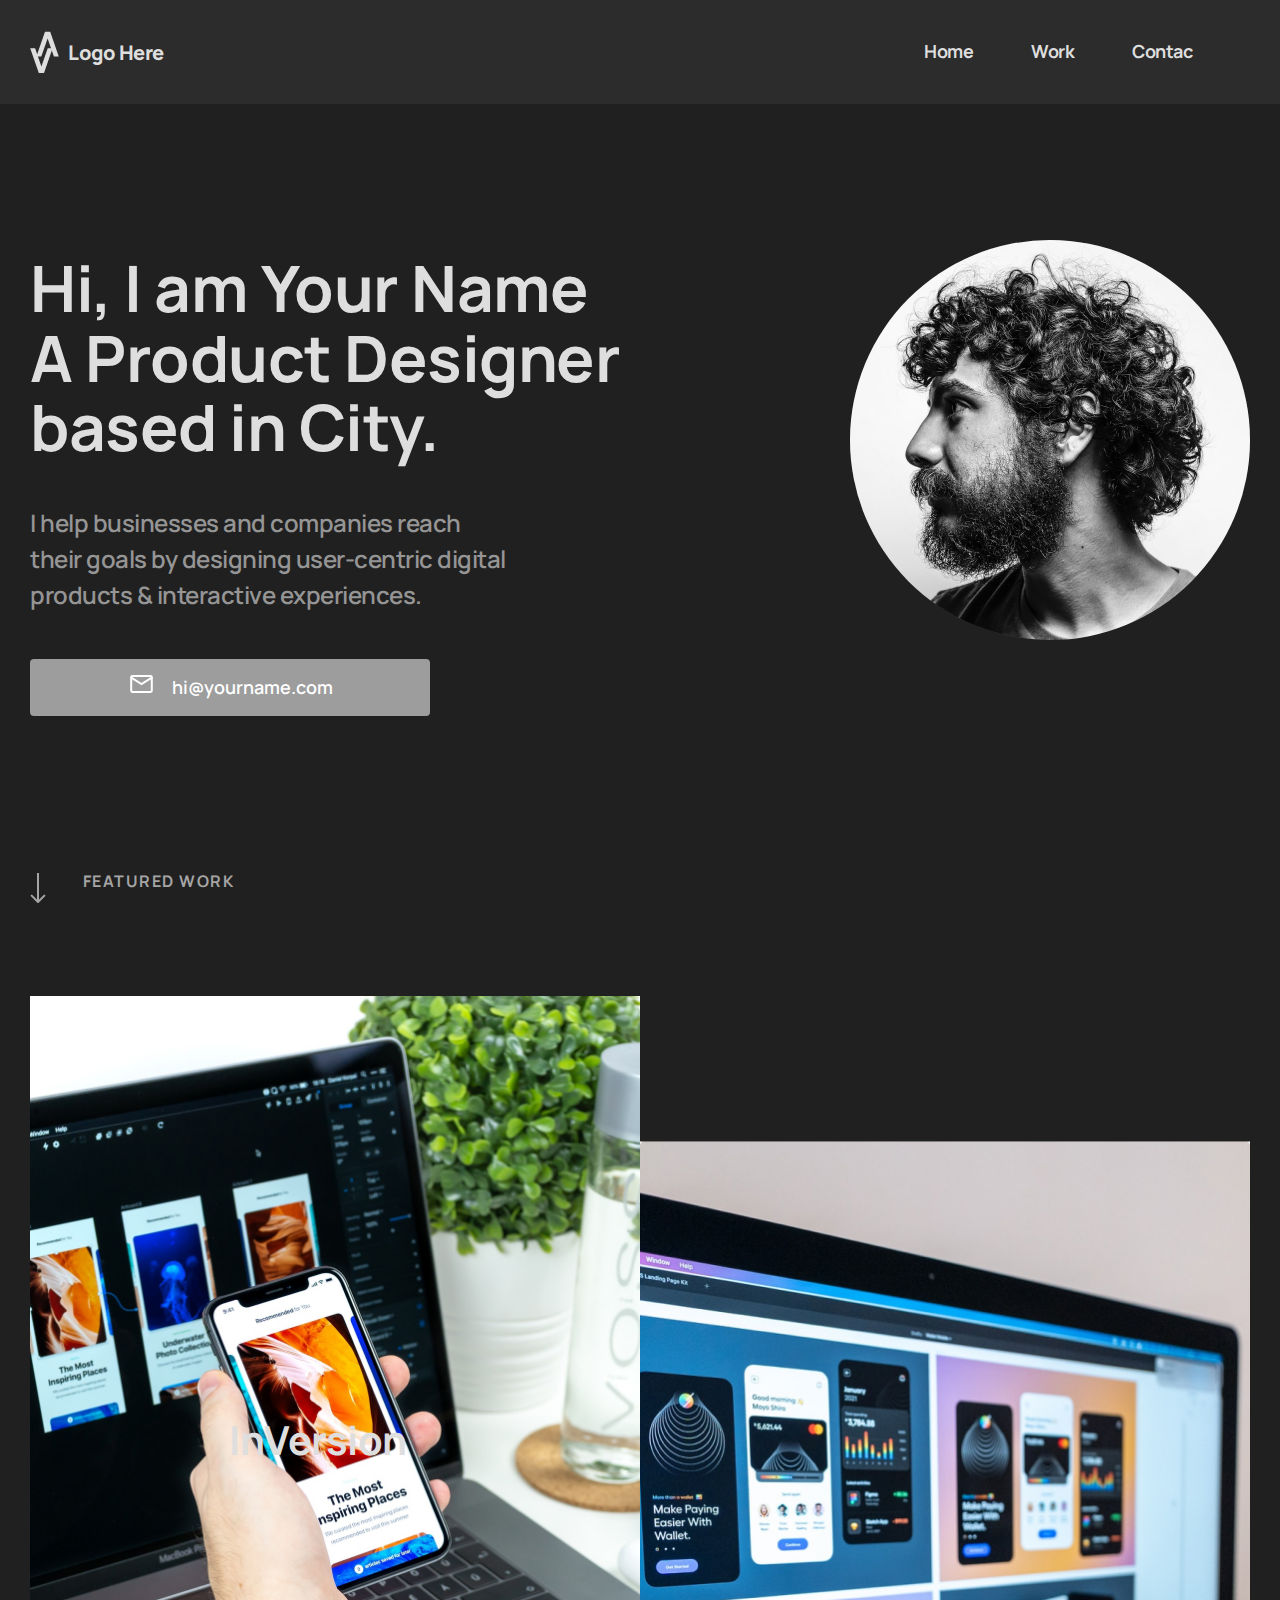
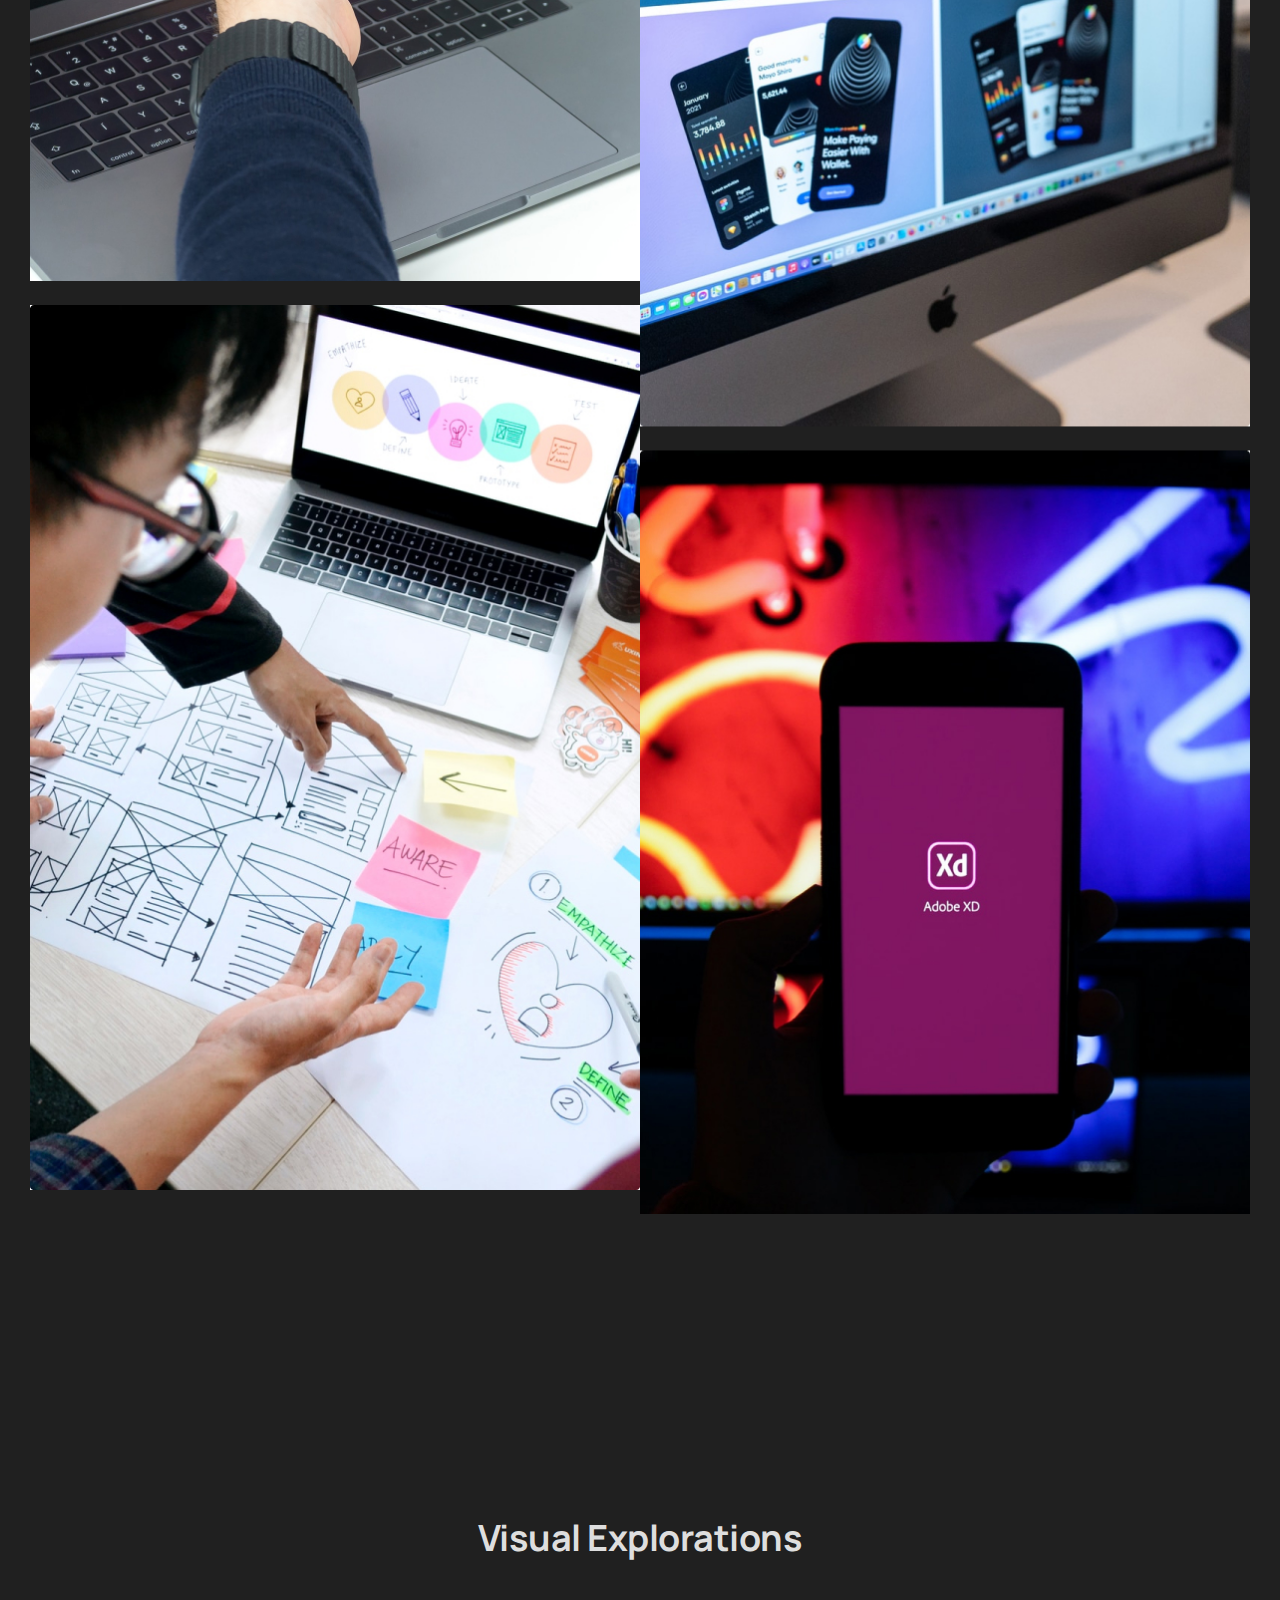
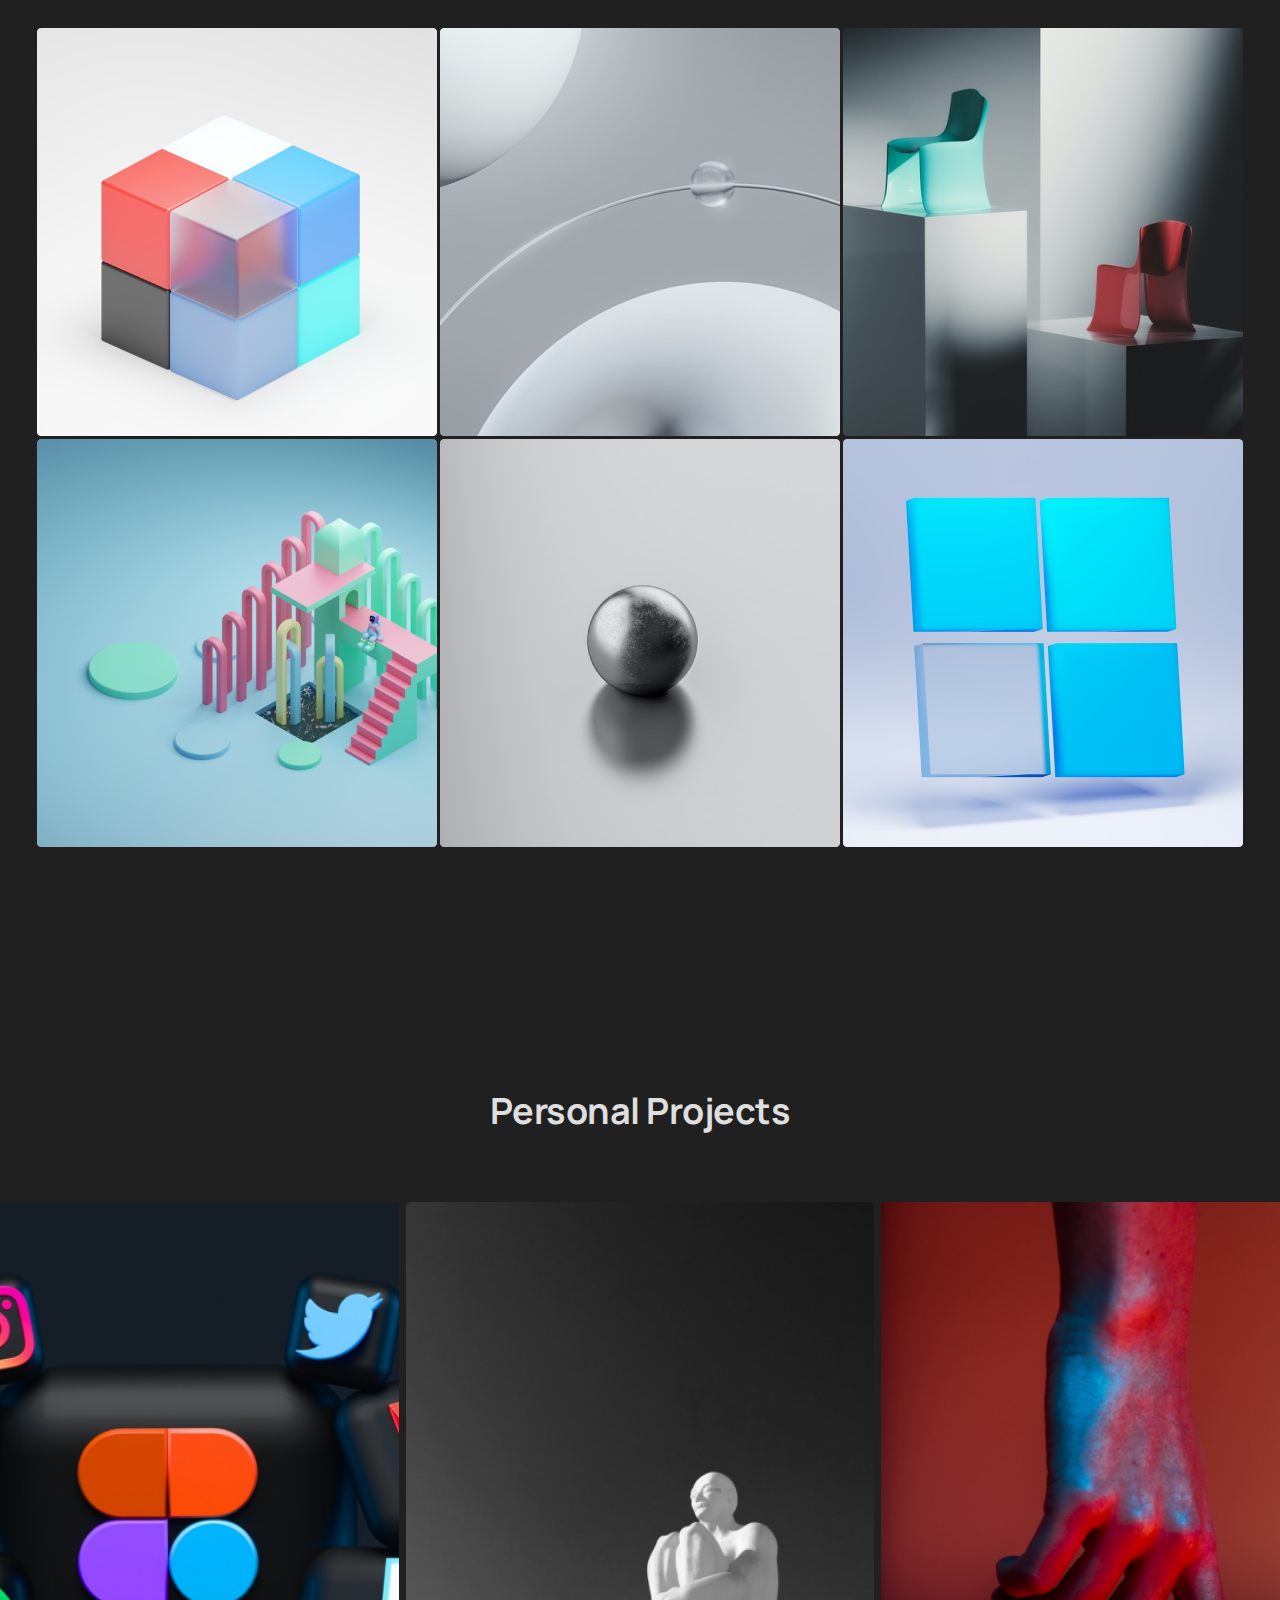
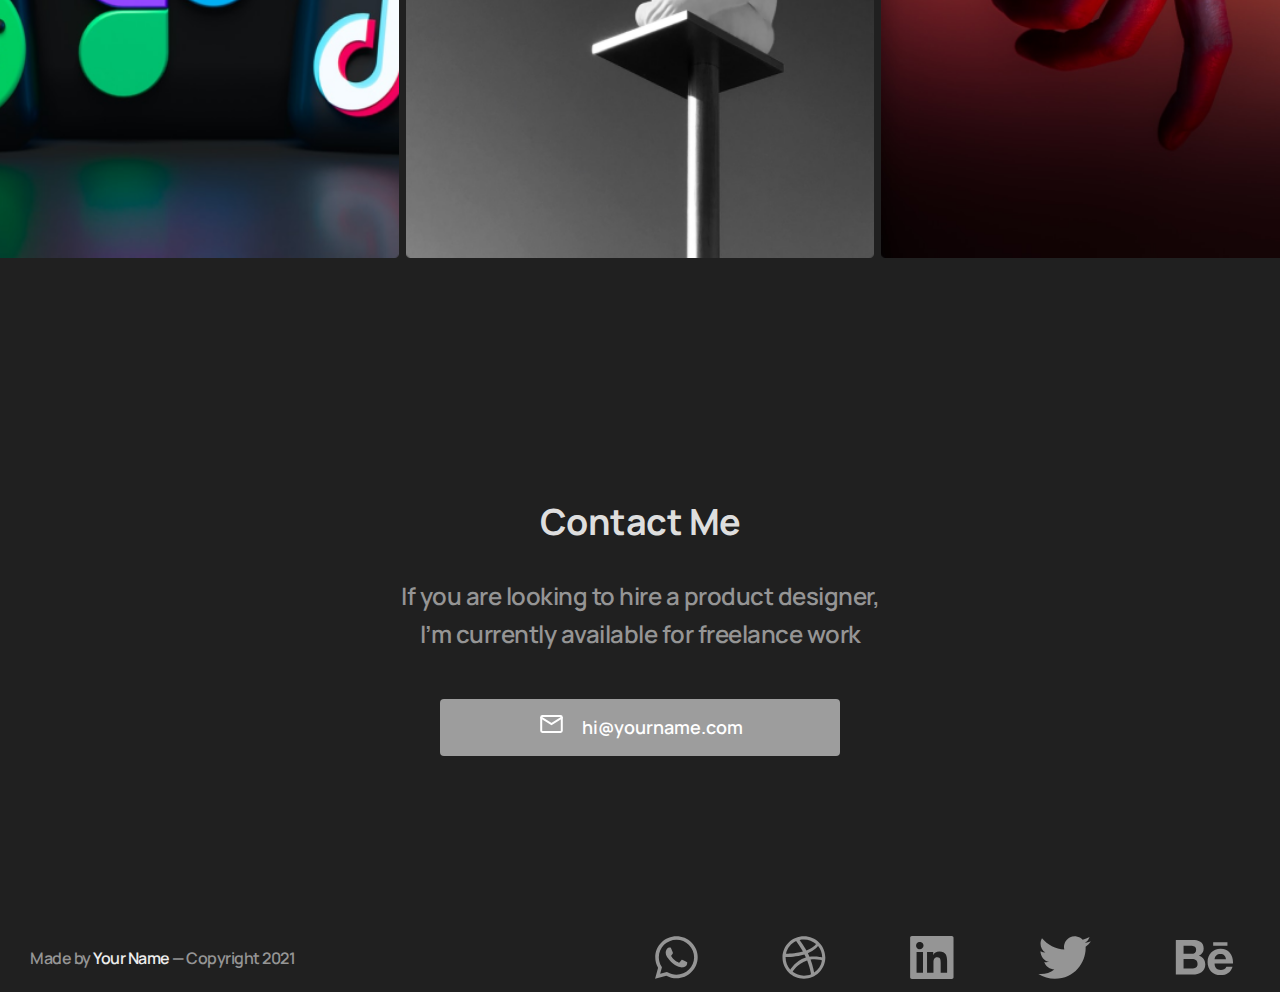
<file: index.html>
<!DOCTYPE>
<html lang="en">

<head>
	<meta charset="UTF-8">
	<meta name="viewport" content="width=device-width,initial-scale=1.0">
	<link
		href="https://fonts.googleapis.com/css2?family=Inter:wght@400;500;600;700&family=Manrope:wght@500;600;700;800&display=swap"
		rel="stylesheet">
	<link rel="stylesheet" href="css/style.css">
	<title>Portfolio</title>
</head>

<body>
	<header class="header">
		<div class="header__container ">
			<div class="header__logo">
				<img class="header__logo-icon" src="./img/logo/oficlogo.svg" alt="oficlogo.svg">
				<a href="#!" class="header__logo-text">Logo Here</a>
			</div>
			<div class="header__burger">
				<span>

				</span>
			</div>
			<nav class="header__menu menu">
				<ul class="menu__list">
					<li class="menu__item">
						<a href="iindex.html">Home</a>
					</li>
					<li class="menu__item">
						<a href="#!">Work</a>
					</li>
					<li class="menu__item">
						<a href="#!">Contac</a>
					</li>
				</ul>
			</nav>
		</div>
	</header>
	<main class="page">
		<section class="portfolio ">
			<div class="portfolio__container">
				<div class="portfolio__body">
					<div class="portfolio__icon"></div>
					<div class="portfolio__block block">
						<div class="block__title">
							<h1>Hi, I am Your Name <br>
								A Product Designer <br>
								based in City.</h1>
						</div>
						<div class="block__text">
							<p>I help businesses and companies reach <br>
								their goals by designing user-centric digital <br>
								products & interactive experiences.</p>
						</div>
						<div class="block__batton">
							<img class="block__batton-imge" src="./img/header/Group0000.svg" alt="Vector.svg">
							<a href="#!">hi@yourname.com</a>
						</div>
					</div>
				</div>
			</div>
		</section>
		<section class="featured">
			<div class="featured__container">
				<div class="featured-block__batton">
					<img class="featured-block__batton-image" src="./img/Arrow .svg" alt="arrow.png">
					<a href="#!">Featured Work</a>
				</div>
				<div class="featured-block__image">
					<div class="featured-block__image-left">
						<img src="./img/maine/version/unsplash01.jpg" alt="unsplash01.jpg">
						<img src="./img/maine/version/unsplash02.jpg" alt="unsplash02.jpg">
					</div>
					<div class="featured-block__image-right">
						<img src="./img/maine/version/unsplash03.jpg" alt="unsplash03.jpg">
						<img src="./img/maine/version/unsplash04.jpg" alt="unsplash04.jpg">
					</div>
				</div>
			</div>
		</section>
		<section class="explorations">
			<div class="explorations__container">
				<div class="explorations__title">
					<h2 class="title">Visual Explorations</h2>
				</div>
				<div class="explorations__image">
					<img src="./img/maine/Explorations/uns01.png" alt="uns01.png">
					<img src="./img/maine/Explorations/uns02.png" alt="uns02.png">
					<img src="./img/maine/Explorations/uns03.png" alt="uns03.png">
					<img src="./img/maine/Explorations/uns04.png" alt="uns04.png">
					<img src="./img/maine/Explorations/uns05.png" alt="uns05.png">
					<img src="./img/maine/Explorations/uns06.png" alt="uns06.png">
				</div>
			</div>
		</section>
		<section class="projects">
			<div class="projects__container">
				<div class="projects__title">
					<h2 class="title">Personal Projects</h2>

					<div class="projects__image">
						<img src="./img/maine/Projects/Rectangle01.png" alt="Rectangle01.png">
						<img src="./img/maine/Projects/Rectangle02.png" alt="Rectangle02.png">
						<img src="./img/maine/Projects/Rectangle03.png" alt="Rectangle03.png">
					</div>
				</div>
			</div>
		</section>
		<section class="contact ">
			<div class="contact__container">
				<div class="contact__title">
					<h2 class="title">Contact Me</h2>
				</div>
				<div class="contact__text">
					<p>If you are looking to hire a product designer,
						I’m currently available for freelance work</p>
				</div>
				<div class="contact-block__batton block__batton">
					<img class="block__batton-imge" src="./img/header/Group0000.svg" alt="Vector.svg">
					<a href="iindex.html">hi@yourname.com</a>
				</div>
			</div>
		</section>
	</main>
	<footer class="footer">
		<div class="footer__container">
			<div class="footer__content">
				<div class="footer__item">
					<p>Made by <span>Your Name</span> — Copyright 2021</p>
				</div>
				<div class="footer__icon">
					<img src="./img/footer/Icons.svg" alt="Icons.svg">
				</div>
			</div>
		</div>
	</footer>
	<script src="https://code.jquery.com/jquery-3.4.1.slim.min.js"></script>
	<script src="js/script.js"></script>
</body>

</html>
</file>
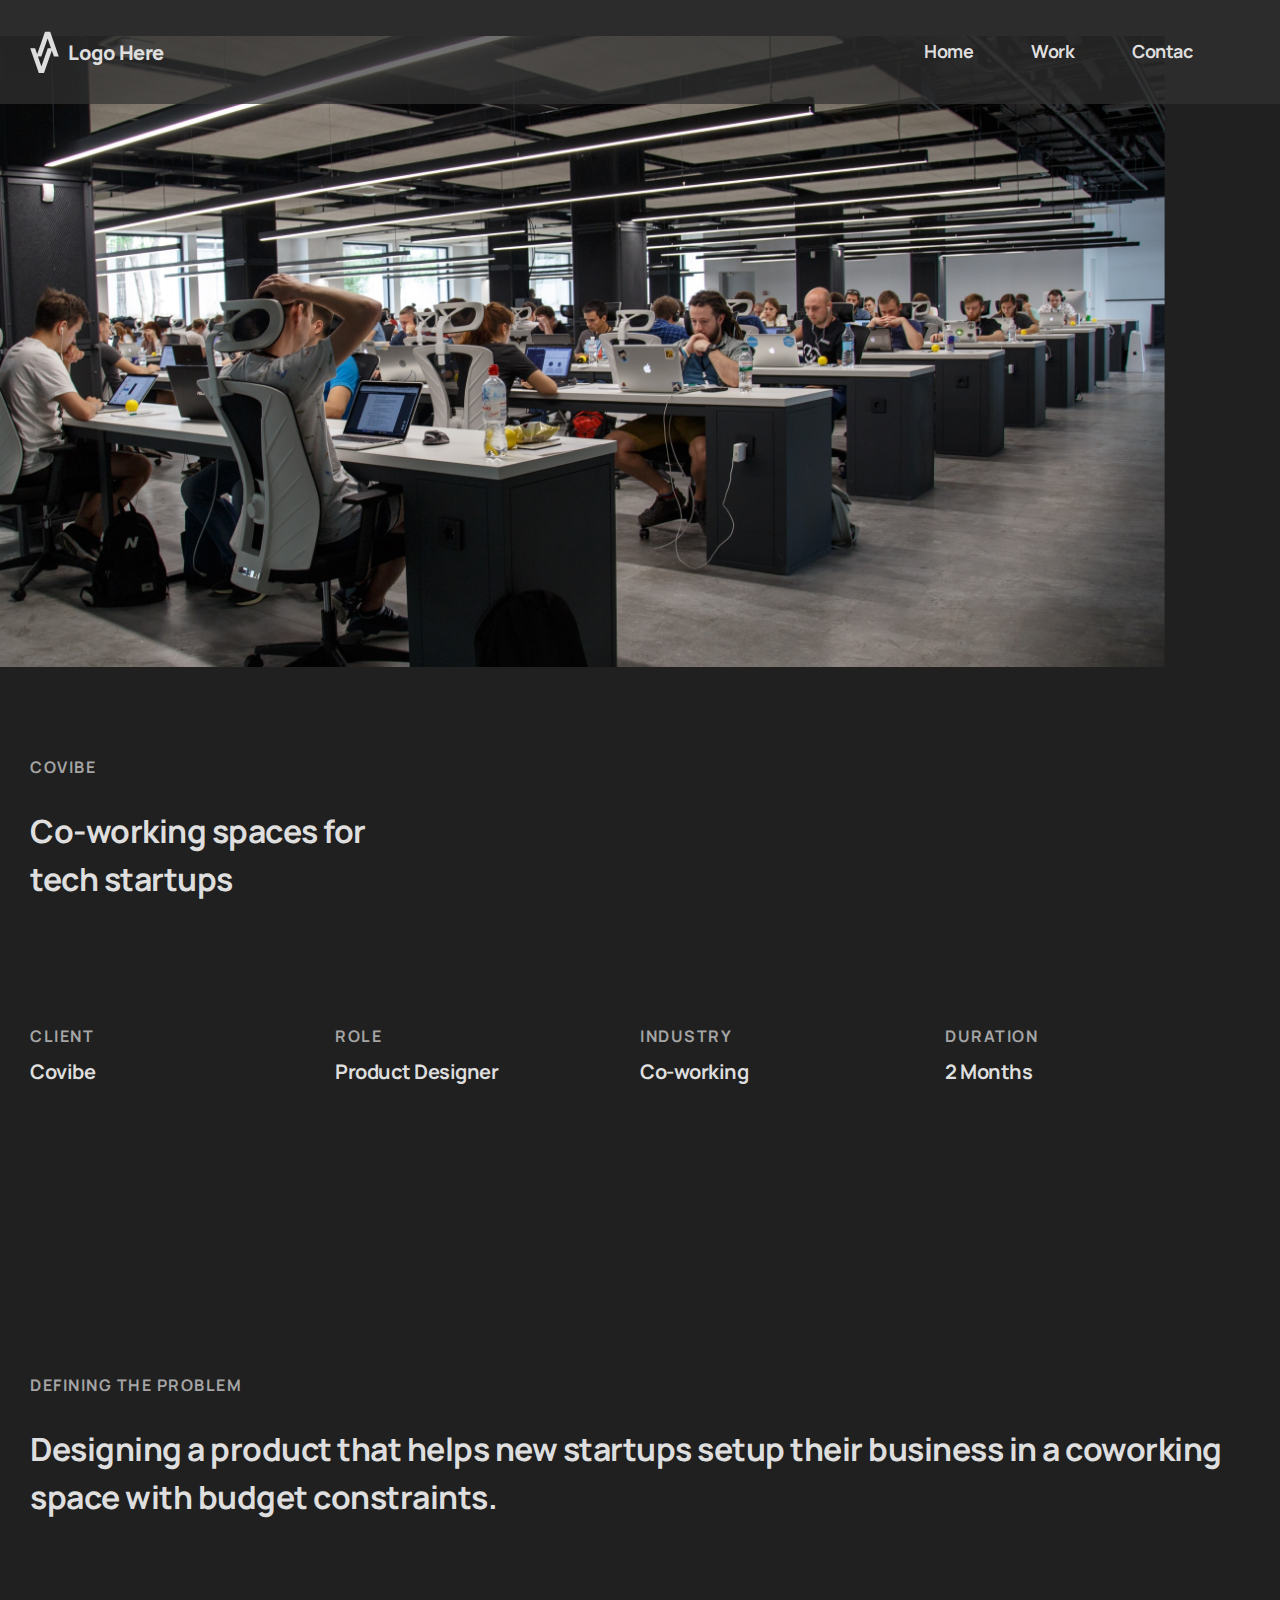
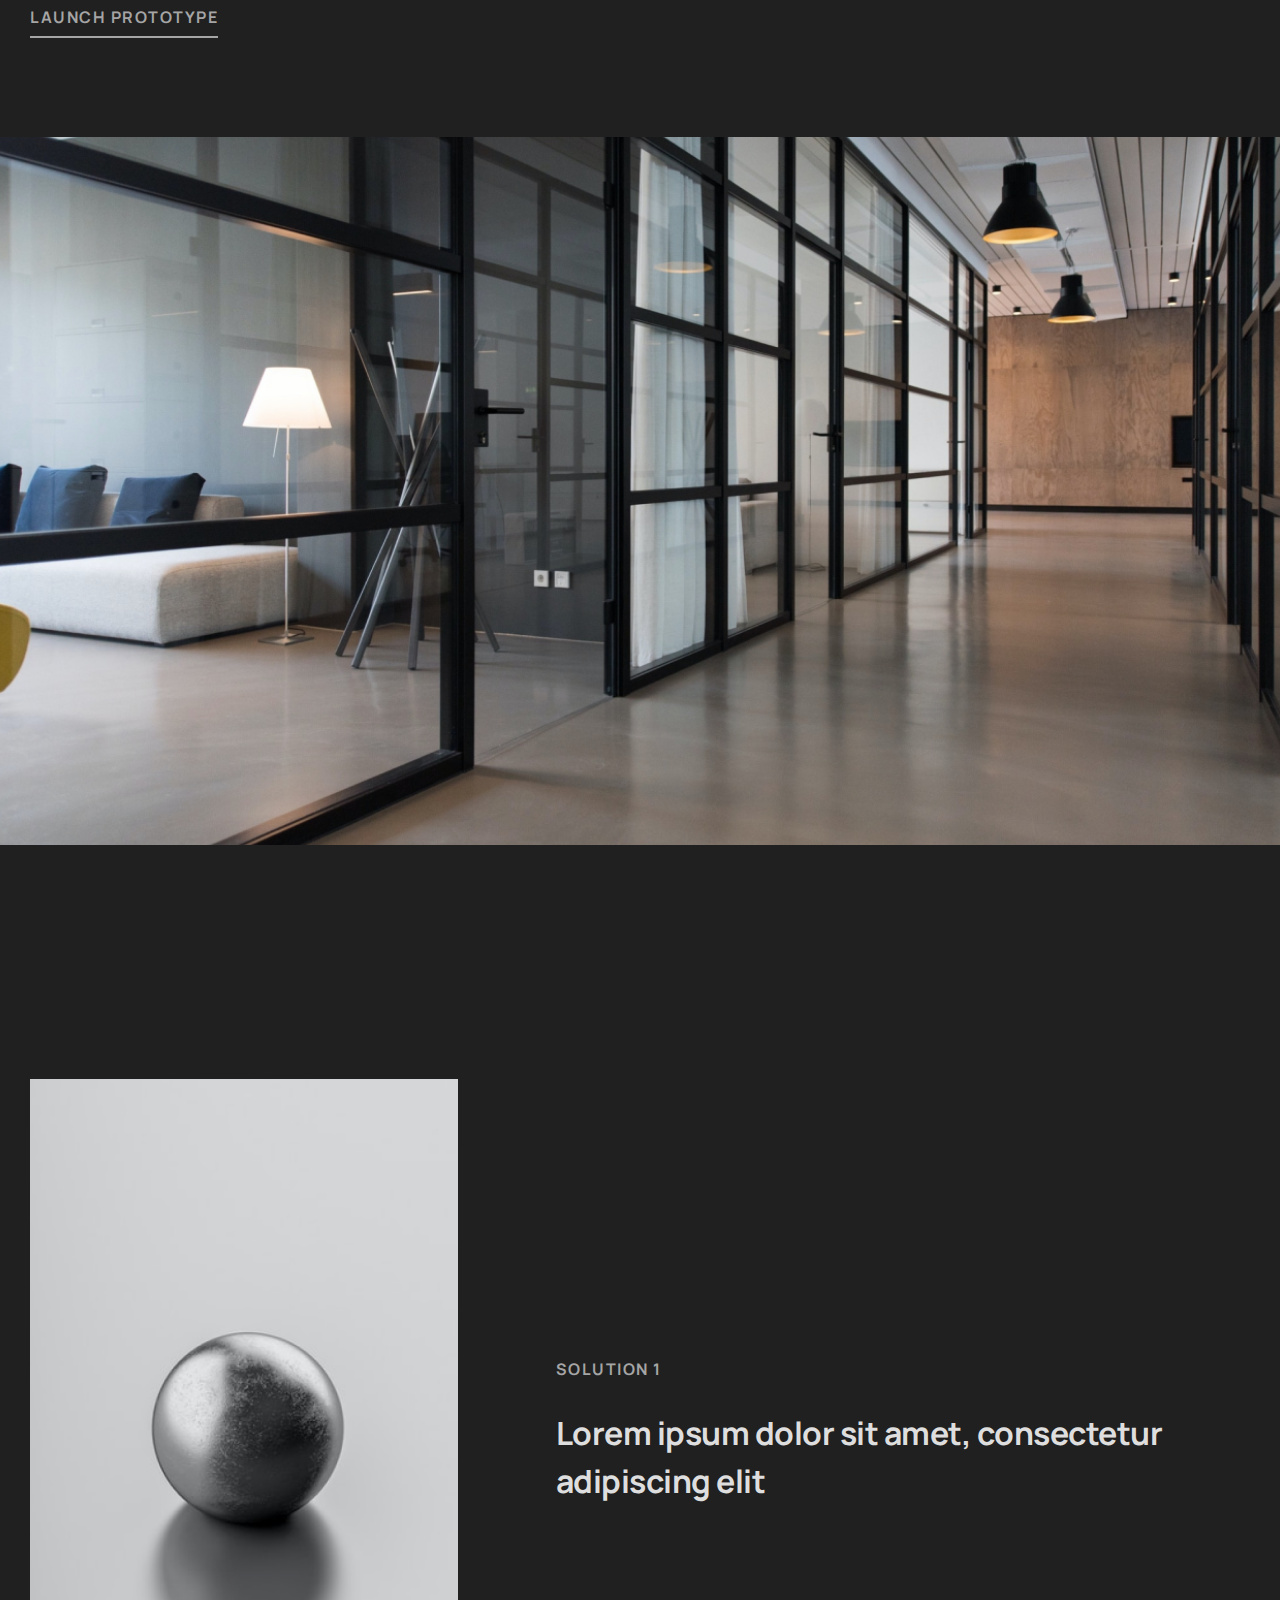
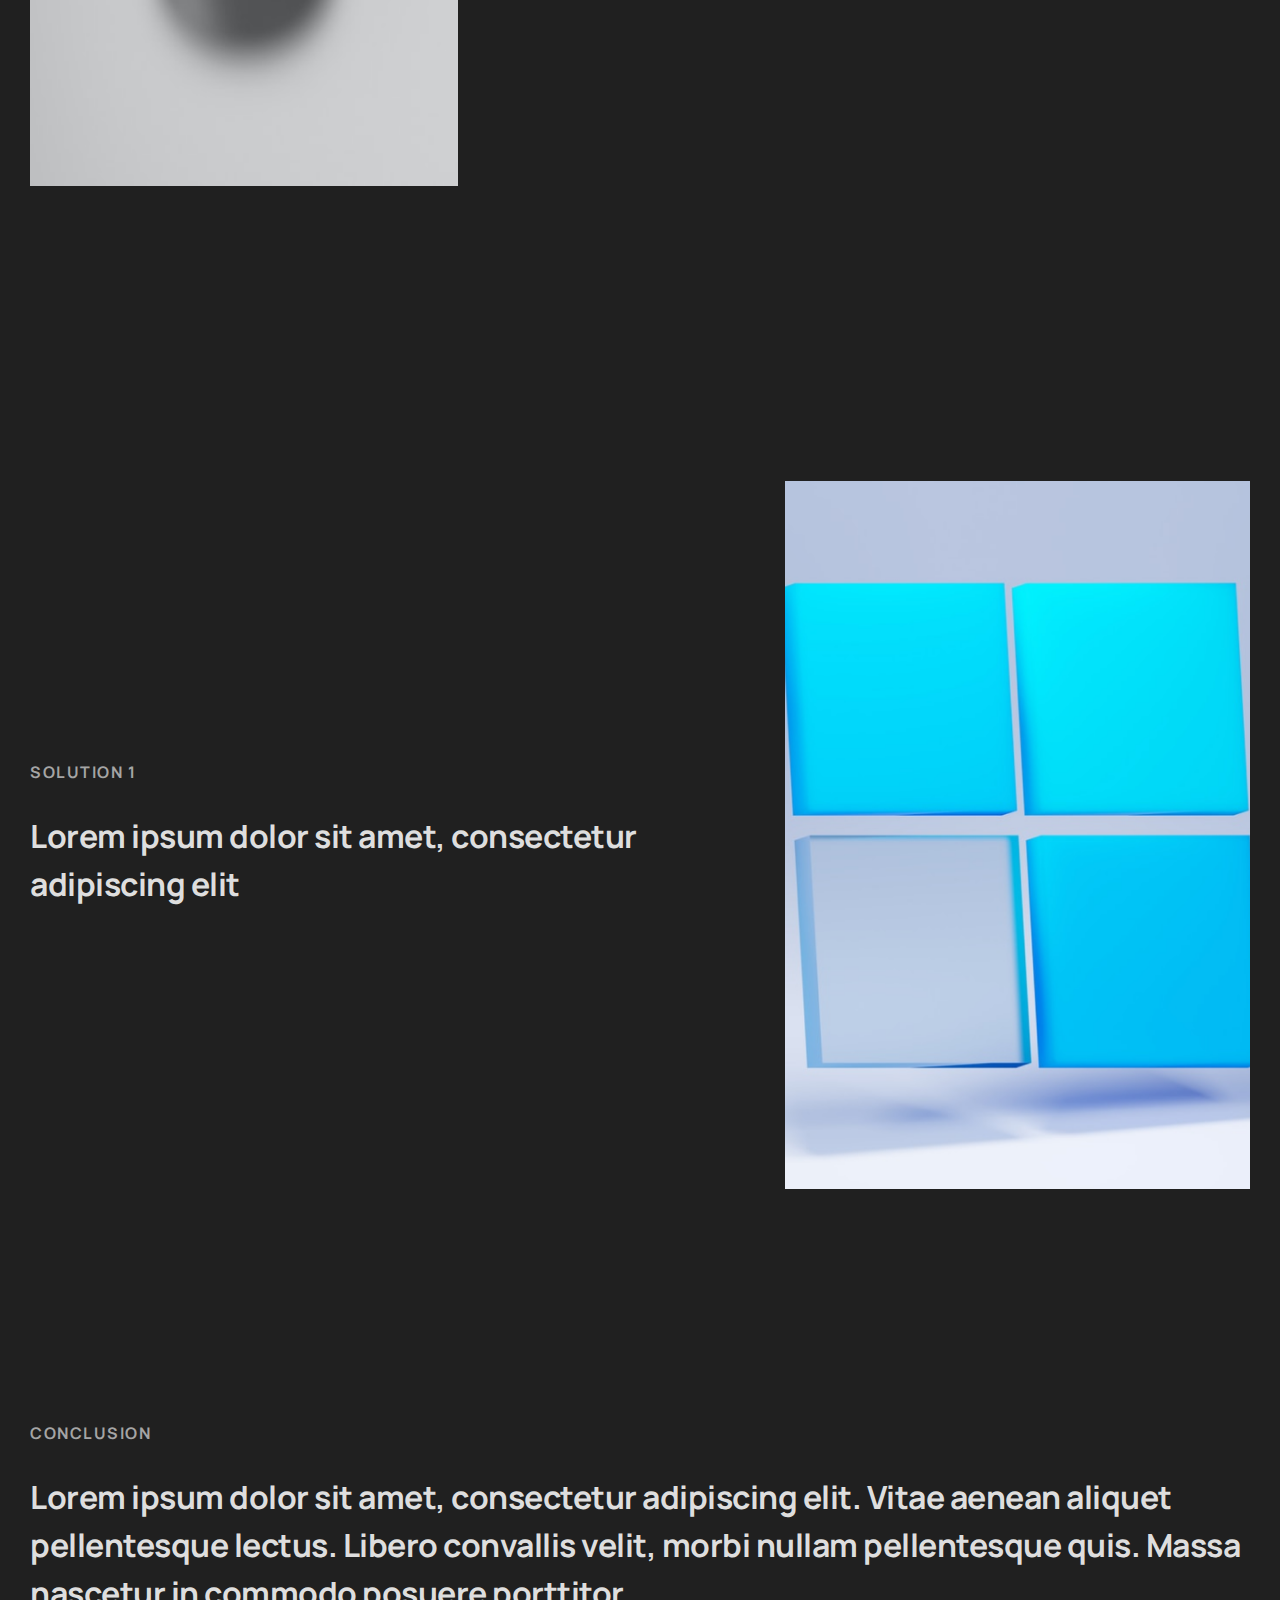
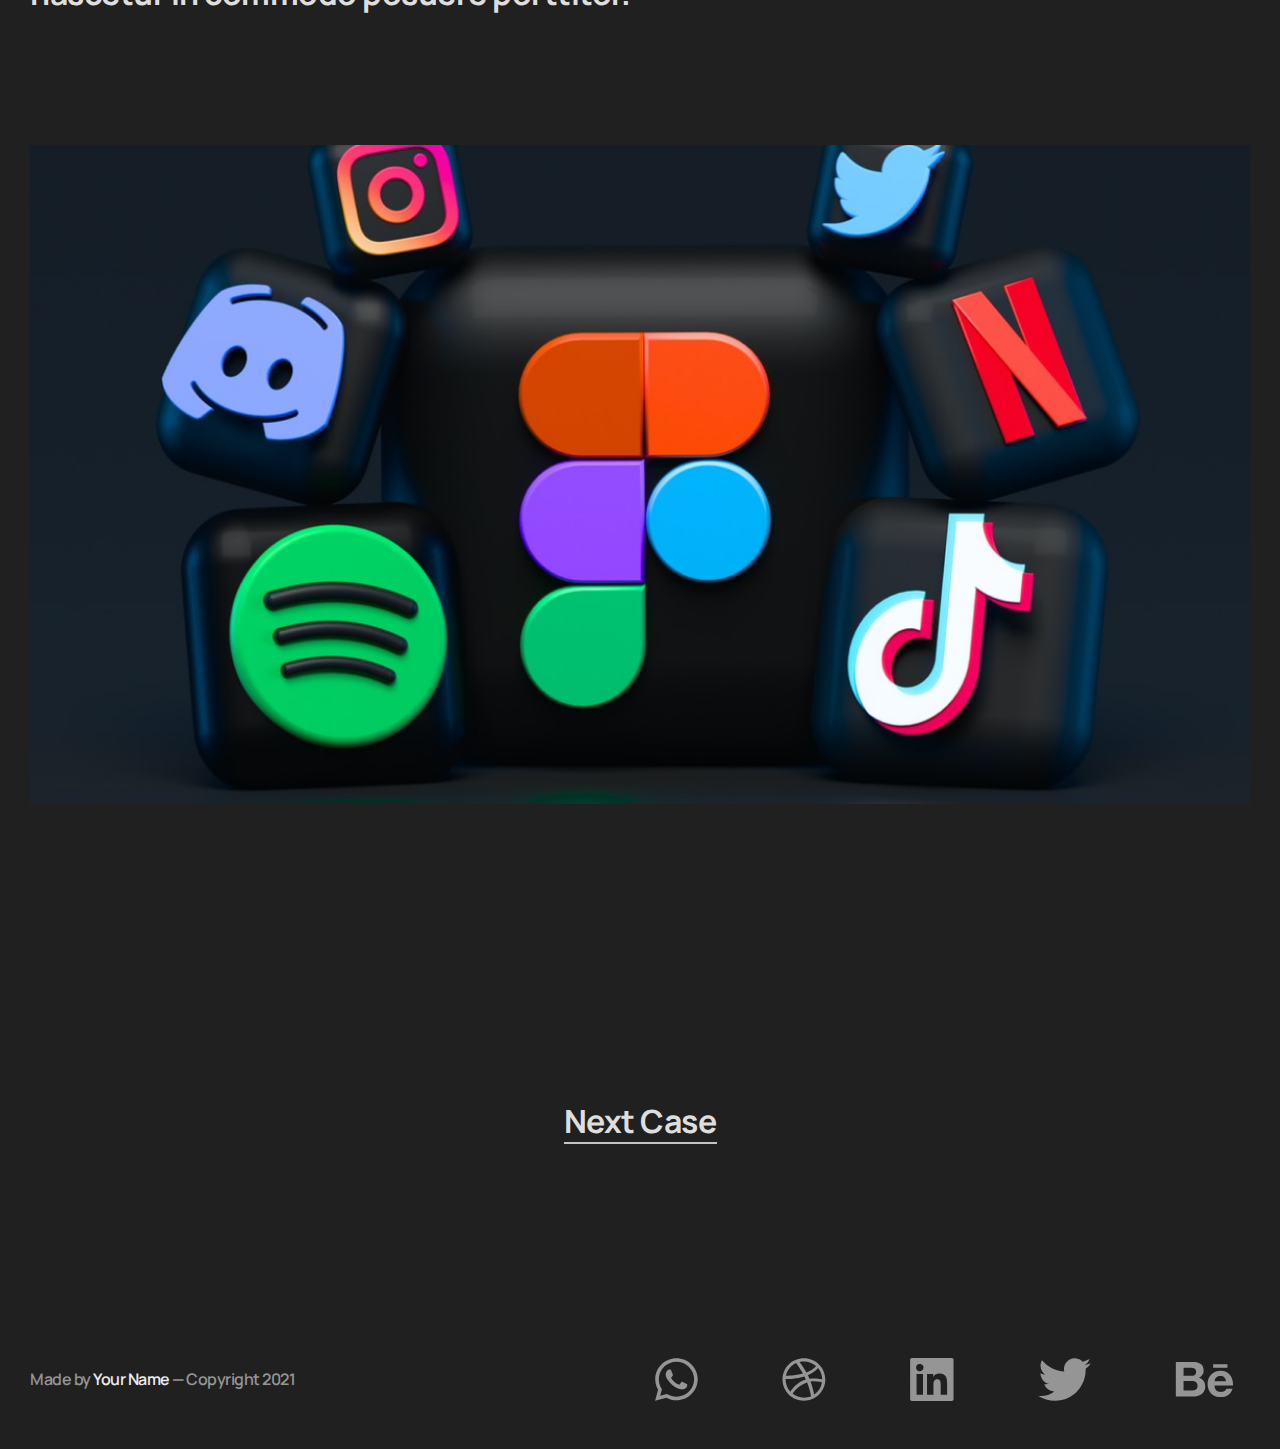
<file: iindex.html>
<!DOCTYPE>
<html lang="en">

<head>
	<meta charset="UTF-8">
	<meta name="viewport" content="width=device-width,initial-scale=1.0">
	<link
		href="https://fonts.googleapis.com/css2?family=Inter:wght@400;500;600;700&family=Manrope:wght@500;600;700;800&display=swap"
		rel="stylesheet">
	<link rel="stylesheet" href="css/sstyle.css">
	<title>Portfolio2</title>
</head>

<body>
	<div class="wrapper">
		<header class="header">
			<div class="header__container ">
				<div class="header__logo">
					<img class="header__logo-icon" src="./img/logo/oficlogo.svg" alt="oficlogo.svg">
					<a href="#!" class="header__logo-text">Logo Here</a>
				</div>
				<div class="header__burger">
					<span>

					</span>
				</div>
				<nav class="header__menu menu">
					<ul class="menu__list">
						<li class="menu__item">
							<a href="iindex.html">Home</a>
						</li>
						<li class="menu__item">
							<a href="#!">Work</a>
						</li>
						<li class="menu__item">
							<a href="#!">Contac</a>
						</li>
					</ul>
				</nav>
			</div>
		</header>
		<main class="page">
			<section class="startups">
				<div class="startups__container">
					<div class="startups__image">
						<img src="./img/desc-top2/logo/logo.png" alt="logo.png">
					</div>
					<div class="startups__content">
						<div class="startups__content-item">
							<h2>Covibe</h2>
							<h3>Co-working spaces for
								tech startups</h3>
						</div>
						<ul class="startups__column">
							<li>
								<h2>client</h2>
								<p>Covibe</p>
							</li>
							<li>
								<h2>role</h2>
								<p>Product Designer</p>
							</li>
							<li>
								<h2>industry</h2>
								<p>Co-working</p>
							</li>
							<li>
								<h2>duration</h2>
								<p>2 Months</p>
							</li>
						</ul>
					</div>
				</div>
			</section>
			<section class="defining">
				<div class="defining__container">
					<div class="defining__title">
						<h2>defining the problem</h2>
					</div>
					<div class="defining__text">
						<h3>Designing a product that helps new startups setup their business in a coworking space with budget
							constraints.</h3>
					</div>
				</div>
			</section>
			<section class="launch">
				<div class="launch__container">
					<div class="launch__title">
						<h2>launch prototype</h2>
					</div>

					<div class="launch__image">
						<img src="./img/desc-top2/maine/zal.png" alt="/img/desc-top2/maine/zal.png">
					</div>
				</div>
			</section>
			<section class="solution ">
				<div class="solution__container">
					<div class="solution-top">
						<div class="solution-top__image">
							<img src="./img/desc-top2/maine/left01.png" alt="maine/left01.png">
						</div>
						<div class="solution-top__item">
							<h2>solution 1</h2>
							<h3>Lorem ipsum dolor sit amet, consectetur adipiscing elit</h3>
						</div>
					</div>
					<div class="solution-bottom">
						<div class="solution-bottom__item">
							<h2>solution 1</h2>
							<h3>Lorem ipsum dolor sit amet, consectetur adipiscing elit</h3>
						</div>
						<div class="solution-bottom__image">
							<img src="./img/desc-top2/maine/right01.png" alt="/right01.png">
						</div>
					</div>
				</div>
			</section>
			<section class="conclusion">
				<div class="conclusion__container">
					<div class="conclusion__item">
						<h2>Conclusion</h2>
						<h3>Lorem ipsum dolor sit amet, consectetur adipiscing elit. Vitae aenean aliquet pellentesque lectus.
							Libero convallis velit, morbi nullam pellentesque quis. Massa nascetur in commodo posuere
							porttitor.</h3>
					</div>
					<div class="conclusion__image">
						<img src="./img/desc-top2/footer/Rectangle.png" alt="./img/desc-top2/footer/Rectangle.png">
					</div>
					<div class="conclusion__items">
						<a href="index.html">
							<h3 class="conclusion-next__title">Next Case</h3>
						</a>
					</div>
				</div>
			</section>
		</main>
		<footer class="footer">
			<div class="footer__container">
				<div class="footer__content">
					<div class="footer__item">
						<p>Made by <span>Your Name</span> — Copyright 2021</p>
					</div>
					<div class="footer__icon">
						<img src="./img/footer/Icons.svg" alt="Icons.svg">
					</div>
				</div>
			</div>
		</footer>
		<script src="https://code.jquery.com/jquery-3.4.1.slim.min.js"></script>
		<script src="js/script.js"></script>
	</div>
</body>

</html>
</file>
<file: css/style.css>
*Обнуление*/ * {
   padding: 0;
   margin: 0;
   border: 0;
}
@font-face {
	font-family: "THICCCBOI";
	font-style: normal;
	font-weight: 700;
	
	/* Браузер сначала попробует найти шрифт локально */
	
	src: local("THICCCBOI-Bold"),
	
		  /* Если не получилось, загрузит woff2 */
		  
		  url("../fonts/fonts/Webfont/THICCCBOI-Bold.woff2") format("woff2"),
		  
		  /* Если браузер не поддерживает woff2, загрузит woff */
		  
		  url("../fonts/fonts/TTF/THICCCBOI-Bold.ttf") format("ttf");
 }
 
*,
*:before,
*:after {
   -moz-box-sizing: border-box;
   -webkit-box-sizing: border-box;
   box-sizing: border-box;
}

:focus,
:active {
   outline: none;
}

a:focus,
a:active {
   outline: none;
}

nav,
footer,
header,
aside {
   display: block;
}

html,
body {
   height: 100%;
   width: 100%;
   font-size: 100%;
   line-height: 1;
	margin: 0;
   font-size: 14px;
	font-family: 'Manrope', sans-serif;
   -ms-text-size-adjust: 100%;
   -moz-text-size-adjust: 100%;
   -webkit-text-size-adjust: 100%;
	background-color:#202020;
}
 /*******font-family: 'Inter', sans-serif;*******/
/*******font-family: 'THICCCBOI', sans-serif;****/

input,
button,
textarea {
   font-family: inherit;
}

input::-ms-clear {
   display: none;
}

button {
   cursor: pointer;
}

button::-moz-focus-inner {
   padding: 0;
   border: 0;
}

a,
a:visited {
   text-decoration: none;
}

a:hover {
   text-decoration: none;
}

ul li {
   list-style: none;
}

img {
   vertical-align: top;
}

h1,
h2,
h3,
h4,
h5,
h6 {
   font-size: inherit;
   font-weight: inherit;
}

[class*="__container"] {
   max-width: 1250px;      
   margin: 0 auto;
	padding: 0px 15px;
}

.page {
	
	flex: 1 1 auto;
}
.title {
	font-weight: 700;
	font-size: 36px;
	line-height: 136%;
	letter-spacing: -0.5px;
	color: #DEDEDE;
}
.none{
	display: none;
}
/**********************header*******************************/
.header {
	background-color: rgba(50, 50, 50, 0.7);
	position: absolute;
   width: 100%;
   left: 0;
   top: 0;
   z-index: 50;
	overflow: hidden;

	
}

.header__container {
	display: flex;
   min-height: 104px;
   align-items: center;
	justify-content: space-between;
}
.header__logo {
	display: flex;
	align-items: center;
}
.header__logo-icon{
	font-family: 'THICCCBOI', sans-serif;
	font-size: 35.3846px;
	line-height: 41px;
	letter-spacing: 70%;
	color: #DEDEDE;
}
.header__logo-text{
	font-weight: 800;
	font-size: 20px;
	line-height: 135%;
	letter-spacing: -0.5px;
	color: #DEDEDE;

	padding: 0 9px;
}
.header__burger{
	display: none;

}

.menu__list {
	display: flex;
	flex-wrap: wrap;
	
}
.menu__item {
	position: relative;
	margin: 0px 58px 0px 0px;
}
.menu__item a {
	font-weight: 700;
	font-size: 18px;
	line-height: 139%;
	letter-spacing: -0.5px;
	color: #DEDEDE;
}
.menu__item:after{
   content:"";
   display: block;
   width: 100%;
   height: 3px;
   display: none;
   background-color: #fff;
   position: absolute;
   top: 100%;
   left: 0;
   z-index: 1;
}
.menu__item:hover:after{
   display: block;
}




@media (max-width: 767.98px){

body.lock{
	overflow: hidden;
	
}
.menu__list {
	display: block;
	max-width: 40%;
}
.header__logo {
	flex: 0 0 140px;
}
.header__burger{
	display: block;
	position: relative;
	width: 30px;
	height: 20px;
	right: 0px;
	z-index: 3;
	margin: 0 15px;
}
.header__burger span{
	background-color: #fff;
	position: absolute;
	width: 30px;
	height: 2px;
	left: 0;
	top: 9px;
	transition: all 0.3s ease 0s;
}
.header__burger span.active{
	display: none;
}
.header__menu{
	position: fixed;
	top: -100%;
	left: 0;
	overflow: auto;
	width: 100%;
	height: 100%;
	background-color: rgba(50, 50, 50, 0.9);
	padding: 70px 10px 20px 10px;
	transition: all 0.3s ease 0s;
	
}
.header__menu.active{
	top: 0px;
}
.header__list{
	display: block;
}
.header__list li{
	margin: 0px 0px 20px 0px;
}
.menu__item {

	margin: 20px 58px 0px 0px;
}







	
	.header__container {
		display: flex;
		min-height: 104px;
		align-items: center;
		justify-content: space-between;
	}
	
	
	.header__burger span{
		background-color: #fff;
		position: absolute;
		width: 100%;
		height: 2px;
		left: 0;
		top: 9px;
		transition: all 0.3s ease 0s;
	}
	.header__burger:before,
	.header__burger:after{
		content: "";
		background-color: #fff;
		position: absolute;
		width: 100%;
		height: 2px;
		left: 0;
		transition: all 0.3s ease 0s;

	}
	.header__burger:before{
		top: 0;
	}
	.header__burger:after{
		bottom: 0;
	}
	.header__burger.active::before{
		transform: rotate(45deg);
		top: 9px;
	}
	.header__burger.active::after{
		transform: rotate(-45deg);
		bottom: 9px;
	}
	
	.header__logo-text{
		font-size: 17px;
	}
}
@media (max-width: 650.98px){
	
	.header__logo-text{
		font-size: 13px;
	}
}
@media (max-width: 510.98px){
	
}
/***************************************************portfolio*********/
.portfolio {
	margin-top: 240px;
}
.portfolio__body {
	display: flex;
	justify-content: space-between;
	flex-direction: row-reverse;
}
.portfolio__icon {
	padding-right: 122px;
	background-image: url(../img/logo/unsplas.svg);
	width: 400px;
	height: 400px;
}
.portfolio__block {
	text-align: left;
}
.block__title {
	font-weight: 700;
	font-size: 64px;
	line-height: 109%;
	letter-spacing: -0.5px;
	color: #DEDEDE;
	margin-top: -30px;
}
.block__text {
	font-weight: 600;
	font-size: 24px;
	line-height: 150%;
	letter-spacing: -0.5px;
	color: #959595;

	margin-top: 24px;
}
.block__batton {
	margin-top: 64px;
	background-color: #9D9D9D;
	border-radius: 4px;
	max-width: 400px;
	text-align: center;
	padding: 16px 48px 16px 40px;
}
.block__batton-imge{
	padding-left: 10px;
}
.block__batton a {
	padding-left: 16px;
	font-weight: 600;
	font-size: 18px;
	line-height: 138%;
	color: #FFFFFF;
}
@media (max-width: 1200px){
	.portfolio__icon {
		padding-right: 0px;
	}

}
@media (max-width: 991.98px){
	.portfolio {
		margin-top: 170px;
	}
	.block__title {
		font-size: 34px;
	}
	.block__text {
		font-size: 14px;
		margin-top: 14px;
	}
	.block__batton {
		max-width: 320px;
		padding: 14px 28px 14px 0px;
	}
	.block__batton a {
		padding-left: 6px;
		font-size: 10px;
	}
}
@media (max-width: 767.98px){
	
	.portfolio__icon {
		background-image: url(../img/mobile/port/Ellipse01.svg);
		width: 240px;
		height: 240px;
	}
	.portfolio__icon:active {
		background-image: url(../img/mobile/port/Ellipse02.svg);
		width: 240px;
		height: 240px;
	}
}
@media (max-width: 600.98px){
	.portfolio {
		margin-top: 155px;
	}
	.portfolio__body {
		display: flex;
		flex-direction: column;
		align-items: center;
	}
	.block__title {
		margin-top: 64px;
		font-size: 36px;

	}
}

/***********************************************featured****************/
.featured {
	margin-top: 157px;
	overflow: hidden;
}

.featured-block__batton {
	font-weight: 700;
	font-size: 16px;
	line-height: 100%;
	letter-spacing: 1.5px;
	text-transform: uppercase;
	opacity: 0.7;
	max-width: 205px;
}
.featured-block__batton a {
	color: #DEDEDE;
	text-align: center;
	padding-left: 32px;
}
.featured-block__batton-image {
	margin: -3px 0px;
}
.featured-block__image {
	display: flex;
	margin-top: 96px;
	max-width: 100%;
}
.featured-block__image-left {
	transform: translateY(-0%);
	position: relative;
}
.featured-block__image-left::after{
	position: absolute;
	content: "InVersion";
	width: 100%;
	height: 100%;
	top: 417px;
	left: 199px;

	font-weight: 700;
	font-size: 40px;
	line-height: 137%;
	letter-spacing: -0.5px;
	color: #DEDEDE;
}
.featured-block__image-left img {
	padding-bottom: 24px;
	object-fit: cover;
	width: 100%;
}
.featured-block__image-right {
	transform: translateY(8%);
}
.featured-block__image-right img {
	padding-bottom: 24px;
	object-fit: cover;
	width: 100%;
}

@media (max-width: 1092px){}
@media (max-width: 991.98px){
	.featured {
		margin-top:80px;
	}
	.featured-block__image-left::after{
		top: 243px;
		left: 123px;
		font-size: 26px;
	}
}
@media (max-width: 767.98px){}
@media (max-width: 600.98px){
	.featured-block__image {
		display: flex;
		flex-direction: column;
		margin-top: 45px;
	
	}
	.featured-block__image-right {
		transform: translateY(0%);
	}
	.featured-block__image-left::after{
		top: 379px;
		left: 213px;
		font-size: 33px;
	}
	
}
@media (max-width: 510.98px){
	.featured-block__image-left::after{
		top: 197px;
		left: 91px;
		font-size: 23px;
	}
}
/******************************************Explorations***************************/
.explorations {
	margin-top: 300px;
	
}
.explorations__title {
	text-align: center;
}

.explorations__image {
	margin-top: 65px;
	display: flex;
	flex-wrap: wrap;
	justify-content: center;
	row-gap: 24px;
	gap: 3px;
}
.explorations__image img {
	flex: 0 1 20%;
	width: 100%;
}

@media (max-width: 1092px){}
@media (max-width: 991.98px){
	.explorations {
		margin-top: 150px;
		
	}
}
@media (max-width: 767.98px){
	.explorations {
		margin-top: 75px;
	}
	.title {
		font-size: 22px;
	}
}
@media (max-width: 600.98px){}
@media (max-width: 510.98px){
	.explorations {
		margin-top: 24px;
	}
	.title {
		
		font-size: 20px;
	}
}

/********************************************Projects***********************/
.projects {
	margin-top: 240px;
	
}
.projects__title {
	text-align: center;
}
.projects__image {
	margin-top: 66px;
	max-width: 120%;
	display: flex;
	justify-content: space-between;

	gap: 3px;
	
	margin-left: -100px;
   margin-right: -100px;
}
.projects__image img {
	width: 100%;
	
	object-fit: cover;
	flex: 0 1 33%;
}

@media (max-width: 1200px){
	.projects__image {
	
		max-width: 120%;
		display: flex;
		justify-content: center;
		flex-wrap: wrap;
		gap: 3px;
		
		margin-left: 0;
		margin-right: 0;
	}
	
}
@media (max-width: 1092px){}
@media (max-width: 991.98px){
	.projects {
		margin-top: 120px;
		
	}
}
@media (max-width: 767.98px){}
@media (max-width: 600.98px){}
@media (max-width: 510.98px){
	.projects {
		margin-top: 24px;
		
	}
}

/********************************************contact***************************/
.contact {
	margin-top: 240px;
	
}
.contact__title {
	text-align: center;
}
.contact__text {
	margin: 0 auto;
	max-width: 480px;
	font-weight: 600;
	font-size: 24px;
	line-height: 158%;
	text-align: center;
	letter-spacing: -0.5px;
	color: #959595;

	margin-top: 24px;
}
.contact-block__batton {
	margin: 0 auto;
}
.block__batton {
	margin-top: 46px;
}
.block__batton-imge {
}

@media (max-width: 767.98px){
	.contact {
		margin-top: 120px;
		
	}
	.contact__text {
		max-width: 400px;
		font-size: 16px;
		margin-top: 10px;
  }
	
}
@media (max-width: 600.98px){}
@media (max-width: 510.98px){
	.contact {
		margin-top: 24px;
		
	}
	.contact__text {
		max-width: 300px;
		font-size: 12px;
		margin-top: 5px;
  }
}
/*********************************************footer*********************************/
.footer {
	position: relative;
	margin-top: 168px;
	margin-bottom: 36px;
	overflow: hidden;
}

.footer__content {
	
	display: flex;
	justify-content: space-between;
	text-align: center;
	align-items: center;
}
.footer:after {
	position: absolute;
	content: "";
	width: 1440px;
	height: 1px;
	left: calc(50% - 1440px/2 + 0.5px);
	bottom: 120px;
	background: #696969;
}
.footer__item{

}
.footer__item p { 
	font-weight: 600;
	font-size: 16px;
	line-height: 225%;
	letter-spacing: -0.5px;
	color: #959595;
}
.footer__item span {
	font-weight: 600;
	font-size: 16px;
	line-height: 225%;
	letter-spacing: -0.5px;
	color: #ECECEC;
}
.footer__icon {
	width: 50%;
	padding: 0 15px;
}
.footer__icon img {
	width: 100%;
	height: 100%;
}
@media (max-width: 600.98px){
	.footer__item p { 
		font-size: 10px;	
	}
	.footer__item span {
		font-size: 10px;
	}
	.footer__icon {
		width: 40%;
	}
}
/********************************media*************************************/
@media (max-width: 1092px){}
@media (max-width: 991.98px){}
@media (max-width: 767.98px){}
@media (max-width: 600.98px){}
@media (max-width: 510.98px){}
</file>
<file: css/sstyle.css>
*Обнуление*/ * {
   padding: 0;
   margin: 0;
   border: 0;
}
@font-face {
	font-family: "THICCCBOI";
	font-style: normal;
	font-weight: 700;
	
	/* Браузер сначала попробует найти шрифт локально */
	
	src: local("THICCCBOI-Bold"),
	
		  /* Если не получилось, загрузит woff2 */
		  
		  url("../fonts/fonts/Webfont/THICCCBOI-Bold.woff2") format("woff2"),
		  
		  /* Если браузер не поддерживает woff2, загрузит woff */
		  
		  url("../fonts/fonts/TTF/THICCCBOI-Bold.ttf") format("ttf");
 }
 
*,
*:before,
*:after {
   -moz-box-sizing: border-box;
   -webkit-box-sizing: border-box;
   box-sizing: border-box;
}

:focus,
:active {
   outline: none;
}

a:focus,
a:active {
   outline: none;
}

nav,
footer,
header,
aside {
   display: block;
}

html,
body {
   height: 100%;
   width: 100%;
   font-size: 100%;
   line-height: 1;
	margin: 0;
   font-size: 14px;
	font-family: 'Manrope', sans-serif;
   -ms-text-size-adjust: 100%;
   -moz-text-size-adjust: 100%;
   -webkit-text-size-adjust: 100%;
	background-color:#202020;
}
 /*******font-family: 'Inter', sans-serif;*******/
/*******font-family: 'THICCCBOI', sans-serif;****/

input,
button,
textarea {
   font-family: inherit;
}

input::-ms-clear {
   display: none;
}

button {
   cursor: pointer;
}

button::-moz-focus-inner {
   padding: 0;
   border: 0;
}

a,
a:visited {
   text-decoration: none;
}

a:hover {
   text-decoration: none;
}

ul li {
   list-style: none;
}

img {
   vertical-align: top;
}

h1,
h2,
h3,
h4,
h5,
h6 {
   font-size: inherit;
   font-weight: inherit;
}

[class*="__container"] {
   max-width: 1250px;      
   margin: 0 auto;
	padding: 0px 15px;
}

.page {
	
	flex: 1 1 auto;
}
h2{
	font-weight: 700;
	font-size: 16px;
	line-height: 100%;
	letter-spacing: 1.5px;
	text-transform: uppercase;
	color: #DEDEDE;
	opacity: 0.7;
}
h3{
	font-weight: 700;
	font-size: 32px;
	line-height: 150%;
	letter-spacing: -0.5px;
	color: #DEDEDE;
}
.wrapper {
   overflow: hidden;           
   min-height: 100%;
   display: flex;
   flex-direction: column;
}
.none{
	display: none;
}

@media (max-width: 510.98px){
	h2{
		font-size: 16px;
	}
	h3{
		font-size: 30px;
	}
}
@media (max-width: 400.98px){
	h2{
		font-size: 10px;
	}
	h3{
		font-size: 24px;
	}
}
/**************************************************header************/
.header {
	background-color: rgba(50, 50, 50, 0.7);
	position: absolute;
   width: 100%;
   left: 0;
   top: 0;
   z-index: 50;
	overflow: hidden;

	
}

.header__container {
	display: flex;
   min-height: 104px;
   align-items: center;
	justify-content: space-between;
}
.header__logo {
	display: flex;
	align-items: center;
}
.header__logo-icon{
	font-family: 'THICCCBOI', sans-serif;
	font-size: 35.3846px;
	line-height: 41px;
	letter-spacing: 70%;
	color: #DEDEDE;
}
.header__logo-text{
	font-weight: 800;
	font-size: 20px;
	line-height: 135%;
	letter-spacing: -0.5px;
	color: #DEDEDE;

	padding: 0 9px;
}
.header__burger{
	display: block;

}

.menu__list {
	display: flex;
	flex-wrap: wrap;
	
}
.menu__item {
	position: relative;
	margin: 0px 58px 0px 0px;
}
.menu__item a {
	font-weight: 700;
	font-size: 18px;
	line-height: 139%;
	letter-spacing: -0.5px;
	color: #DEDEDE;
}
.menu__item:after{
   content:"";
   display: block;
   width: 100%;
   height: 3px;
   display: none;
   background-color: #fff;
   position: absolute;
   top: 100%;
   left: 0;
   z-index: 1;
}
.menu__item:hover:after{
   display: block;
}




@media (max-width: 767.98px){

	body.lock{
		overflow: hidden;
		
	}
	.menu__list {
		display: block;
		max-width: 40%;
	}
	.header__logo {
		flex: 0 0 140px;
	}
	.header__burger{
		display: block;
		position: relative;
		width: 30px;
		height: 20px;
		right: 0px;
		z-index: 3;
		margin: 0 15px;
	}
	.header__burger span{
		background-color: #fff;
		position: absolute;
		width: 30px;
		height: 2px;
		left: 0;
		top: 9px;
		transition: all 0.3s ease 0s;
	}
	.header__burger span.active{
		display: none;
	}
	.header__menu{
		position: fixed;
		top: -100%;
		left: 0;
		overflow: auto;
		width: 100%;
		height: 100%;
		background-color: rgba(50, 50, 50, 0.9);
		padding: 70px 10px 20px 10px;
		transition: all 0.3s ease 0s;
		
	}
	.header__menu.active{
		top: 0px;
	}
	.header__list{
		display: block;
	}
	.header__list li{
		margin: 0px 0px 20px 0px;
	}
	.menu__item {
	
		margin: 20px 58px 0px 0px;
	}
	
	
	
	
	
	
	
		
		.header__container {
			display: flex;
			min-height: 104px;
			align-items: center;
			justify-content: space-between;
		}
		
		
		.header__burger span{
			background-color: #fff;
			position: absolute;
			width: 100%;
			height: 2px;
			left: 0;
			top: 9px;
			transition: all 0.3s ease 0s;
		}
		.header__burger:before,
		.header__burger:after{
			content: "";
			background-color: #fff;
			position: absolute;
			width: 100%;
			height: 2px;
			left: 0;
			transition: all 0.3s ease 0s;
	
		}
		.header__burger:before{
			top: 0;
		}
		.header__burger:after{
			bottom: 0;
		}
		.header__burger.active::before{
			transform: rotate(45deg);
			top: 9px;
		}
		.header__burger.active::after{
			transform: rotate(-45deg);
			bottom: 9px;
		}
		
		.header__logo-text{
			font-size: 17px;
		}
	}
@media (max-width: 650.98px){
	.header__burger{
		right: -164px;
	}
	.header__logo-text{
		font-size: 13px;
	}
}
@media (max-width: 510.98px){
	.header__burger{
		right: -55px;
	}
}
/****************************************************************startups***************************/
.startups {
	margin-top:36px ;
}
.startups__image {

}
.startups__image img {
	width: 100%;
	height: 100%;
	left: 0;
	top: 0;
	transform: translateX(-7%);
	object-fit: cover;
}
.startups__content {
	margin-top: 92px;
}
.startups__content-item {
	display: block;
	max-width: 344px;
	margin-left: 0;
}


.startups__column {
	margin-top: 112px;
	display: flex;
	flex-wrap: wrap;
	margin-left: -40px;
}
.startups__column li {
	flex: 0 1 25%;
}
.startups__column li p {
	font-weight: 700;
	font-size: 20px;
	line-height: 150%;
	letter-spacing: -0.5px;
	color: #DEDEDE;
	margin: 12px 0px 0px 0px;
}
@media (max-width: 1092px){}
@media (max-width: 991.98px){}
@media (max-width: 767.98px){
	.startups__content {
		margin-top: 42px;
	}
	.startups {
		margin-top:75px ;
	}
	.startups__column {
		margin-top: 35px;
		
	}
	.startups__column li p {
		font-size: 16px;
		margin: 10px 0px 0px 0px;
	}
}
@media (max-width: 600.98px){}
@media (max-width: 510.98px){
	.startups__content-item {
		max-width: 214px;
	}
	.startups__column li p {
		font-size: 10px;
		margin: 5px 0px 0px 0px;
	}
}
/*********************************************************defining ****************************/
.defining {
	margin-top:290px ;
}
.defining__title {
	padding-left: 0;
	
}
.defining__text {
	margin-top:12px ;
}
@media (max-width: 991.98px){
	.defining {
		margin-top:145px ;
	}
}
@media (max-width: 767.98px){
	.defining {
		margin-top:100px ;
	}
}
@media (max-width: 510.98px){
	.defining {
		margin-top:60px ;
	}
}

/***********************************************************launch****************/
.launch {
	margin-top:88px ;
}
.launch__title {
	position: relative;
}
.launch__title::before {
	content: "";
	position: absolute;
	width: 188px;
	height: 2px;
	left: 0px;
	top: 27px;
	background: #A5A5A5;
}
.launch__image {
	margin: 112px -100px 0px -100px;
	padding: 0px 0px 58% 0px;
	position: relative;
	max-width: 1440px;
	
	max-height: 100%;

}
.launch__image img {
	width: 100%;
	height: 100%;
	object-fit: cover;
	position: absolute;
	top: 0;
	left: 0; 
}
@media (max-width: 1200.98px){
	.launch__image {
		margin:80px 0px 0px 0px;
		padding: 0;
		position: static;
		max-width: 100%;
		
	
	
	}
	.launch__image img {
		width: 100%;
		height: 100%;
		object-fit: contain;
		position: static;
		top: 0;
		left: 0; 
	}
}
@media (max-width: 991.98px){
	.launch__image {
	margin-top: 100px;
		
	}
}
@media (max-width: 767.98px){
	.launch {
		margin-top:50px ;
	}
	.launch__image {
		margin-top: 69px;
	
		}
}
@media (max-width: 510.98px){
	.launch__image {
		margin-top: 69px;
	
	}
	.launch__title::before {
		width: 130px;
	}
}

/***************************************************solution****************************/
.solution {
	margin-top: 234px;
}
.solution-top {
	display: flex;
	justify-content: space-between;
	align-items: center;
}
.solution-top__image{
	margin: 0px 0px 20px 0px;
	padding: 0px 0px 58% 0px;
	overflow: hidden;
	position: relative;
	width: 506px;
	min-height: 416px;
	
}
.solution-top__image img{
	width: 100%;
	height: 100%;
	object-fit: cover;
	position: absolute;
	top: 0;
	left: 0;
}
.solution-top__image:hover {
	background-image: url(../img/desc-top2/maine/left02.png);
}
.solution-top__item {
	padding-left: 98px;
}
.solution-bottom {
	margin-top: 275px;
	display: flex;
	justify-content: space-between;
	align-items: center;
}
.solution-bottom__item {
}
.solution-bottom__image {
	margin: 0px 0px 20px 0px;
	padding: 0px 0px 58% 0px;
	overflow: hidden;
	position: relative;
	width: 506px;
	min-height: 416px;
	
}
.solution-bottom__image img{
	width: 100%;
	height: 100%;
	object-fit: cover;
	position: absolute;
	top: 0;
	left: 0;
}
.solution-bottom__image:hover {
	background-image: url(../img/desc-top2/maine/right02.png);
}
.solution-bottom__image:active {
	background-image: url(../img/desc-top2/maine/right03.png);
}

@media (max-width: 767.98px){
	.solution {
		margin-top: 110px;
	}
	.solution-bottom {
		margin-top: 30px;
	}
}
@media (max-width: 600.98px){
	.solution-top {
		display: flex;
		flex-wrap: wrap;
		flex-direction: column-reverse;
	}
	.solution-top__image{
	
		width: 92%;
		min-height: 416px;
	}
	.solution-top__item {
		padding: 110px 0px 0px 0px;
  	}
	  .solution-bottom {
		margin: 200px 0px 0px 0px;
		display: flex;
		flex-wrap: wrap;
		flex-direction: column;
	}
	.solution-bottom__image {
		width: 92%;
		min-height: 416px;
		
	}
}

/*******************************************************Conclusion********/
.conclusion {
	margin-top: 216px;
}
.conclusion__item {
	margin-top: 12px;
}
.conclusion__image {
	margin-top: 128px;
	padding: 0px 0px 28% 0px;
	overflow: hidden;
	
	
}
.conclusion__image img {
	
	width: 100%;
	height: 100%;
	top: 0;
	left: 0;
	object-fit: cover;  
}
.conclusion__items {
	
	margin-top: -80px;
	text-align: center;
}
.conclusion-next__title{
	position: relative;
}
.conclusion-next__title::before{
	content: "";
	position: absolute;
	width: 153px;
	height: 2px;

	top: 45px;
	background: #C4C4C4;
}

@media (max-width: 1092px){}
@media (max-width: 991.98px){}
@media (max-width: 767.98px){}
@media (max-width: 600.98px){}
@media (max-width: 510.98px){}

/*****************************************************footer*********************************/
.footer {
	position: relative;
	margin-top: 168px;
	margin-bottom: 36px;
	overflow: hidden;
}

.footer__content {
	
	display: flex;
	justify-content: space-between;
	text-align: center;
	align-items: center;
}
.footer:after {
	position: absolute;
	content: "";
	width: 1440px;
	height: 1px;
	left: calc(50% - 1440px/2 + 0.5px);
	bottom: 120px;
	background: #696969;
}
.footer__item{

}
.footer__item p { 
	font-weight: 600;
	font-size: 16px;
	line-height: 225%;
	letter-spacing: -0.5px;
	color: #959595;
}
.footer__item span {
	font-weight: 600;
	font-size: 16px;
	line-height: 225%;
	letter-spacing: -0.5px;
	color: #ECECEC;
}
.footer__icon {
	width: 50%;
	padding: 0 15px;
}
.footer__icon img {
	width: 100%;
	height: 100%;
}
@media (max-width: 600.98px){
	.footer__item p { 
		font-size: 10px;	
	}
	.footer__item span {
		font-size: 10px;
	}
	.footer__icon {
		width: 40%;
	}
}
/********************************media*************************************/
@media (max-width: 1092px){}
@media (max-width: 991.98px){}
@media (max-width: 767.98px){}
@media (max-width: 600.98px){}
@media (max-width: 510.98px){}
</file>
